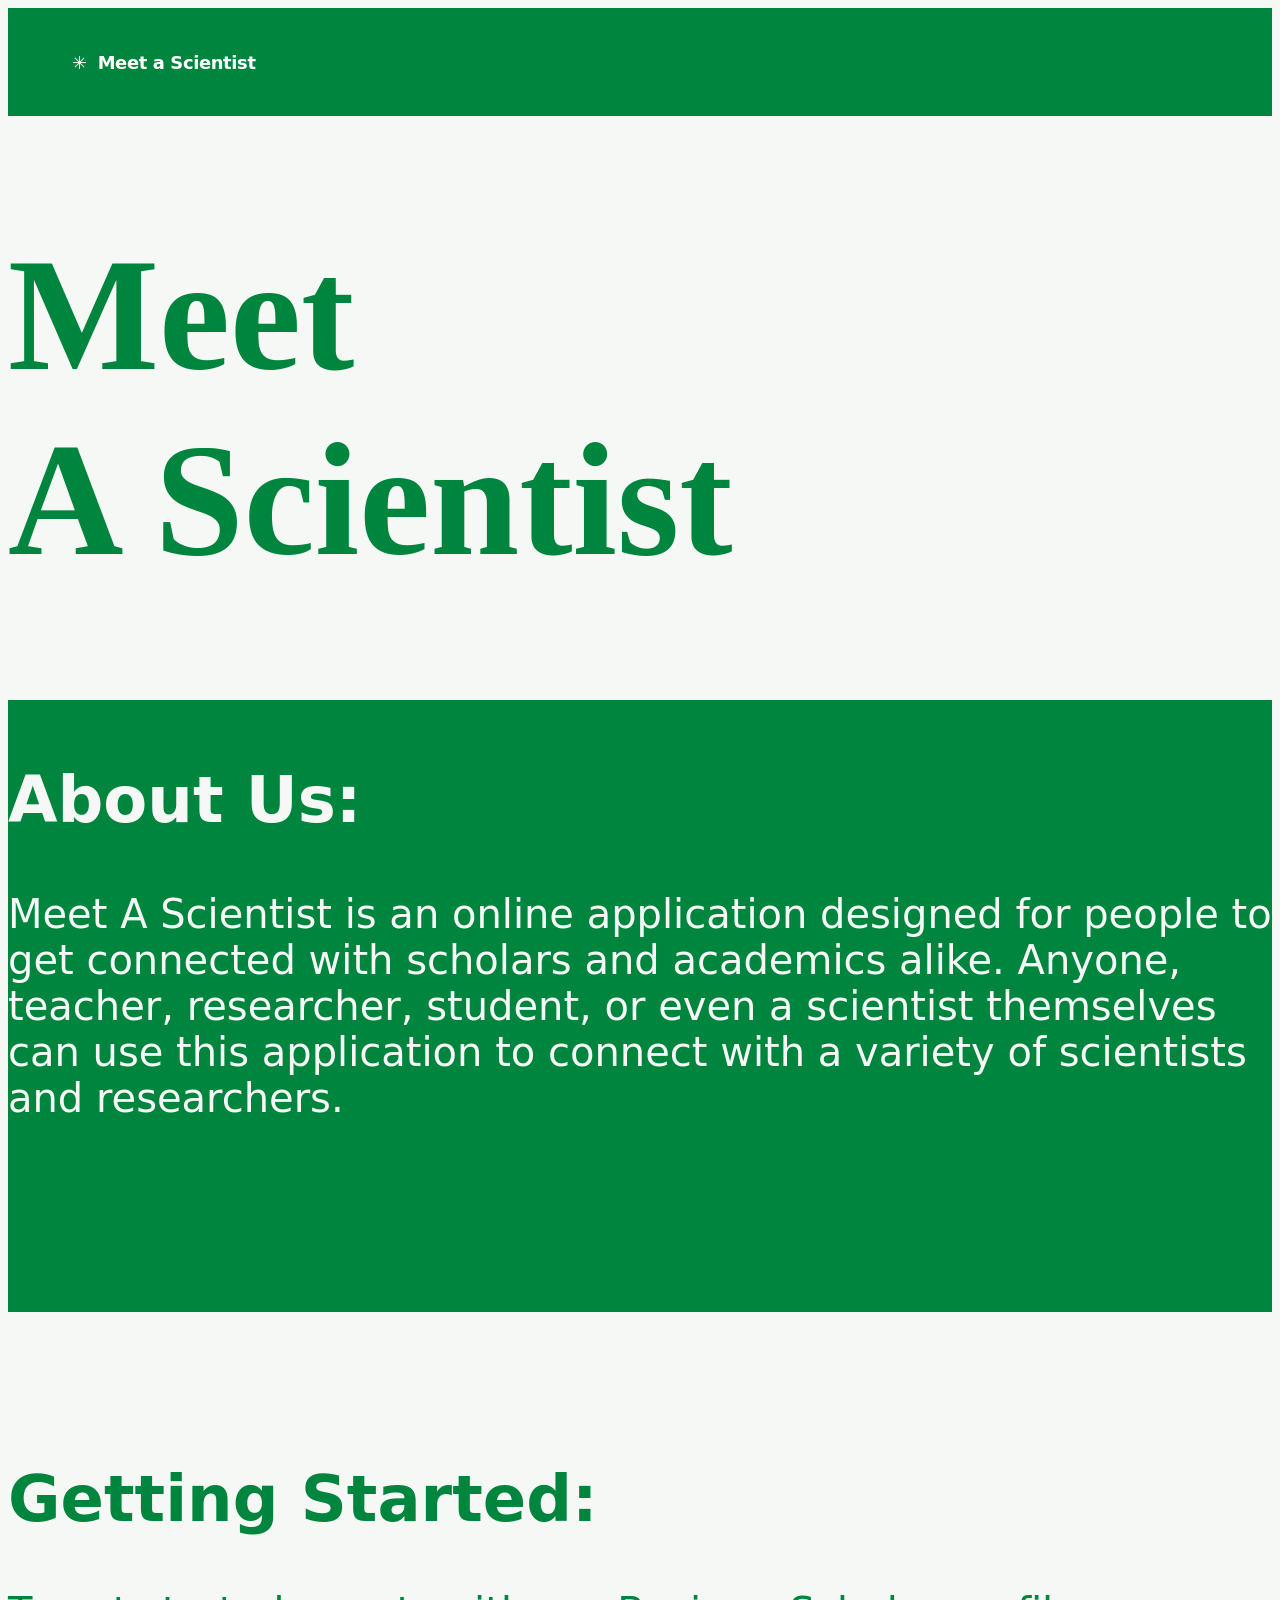
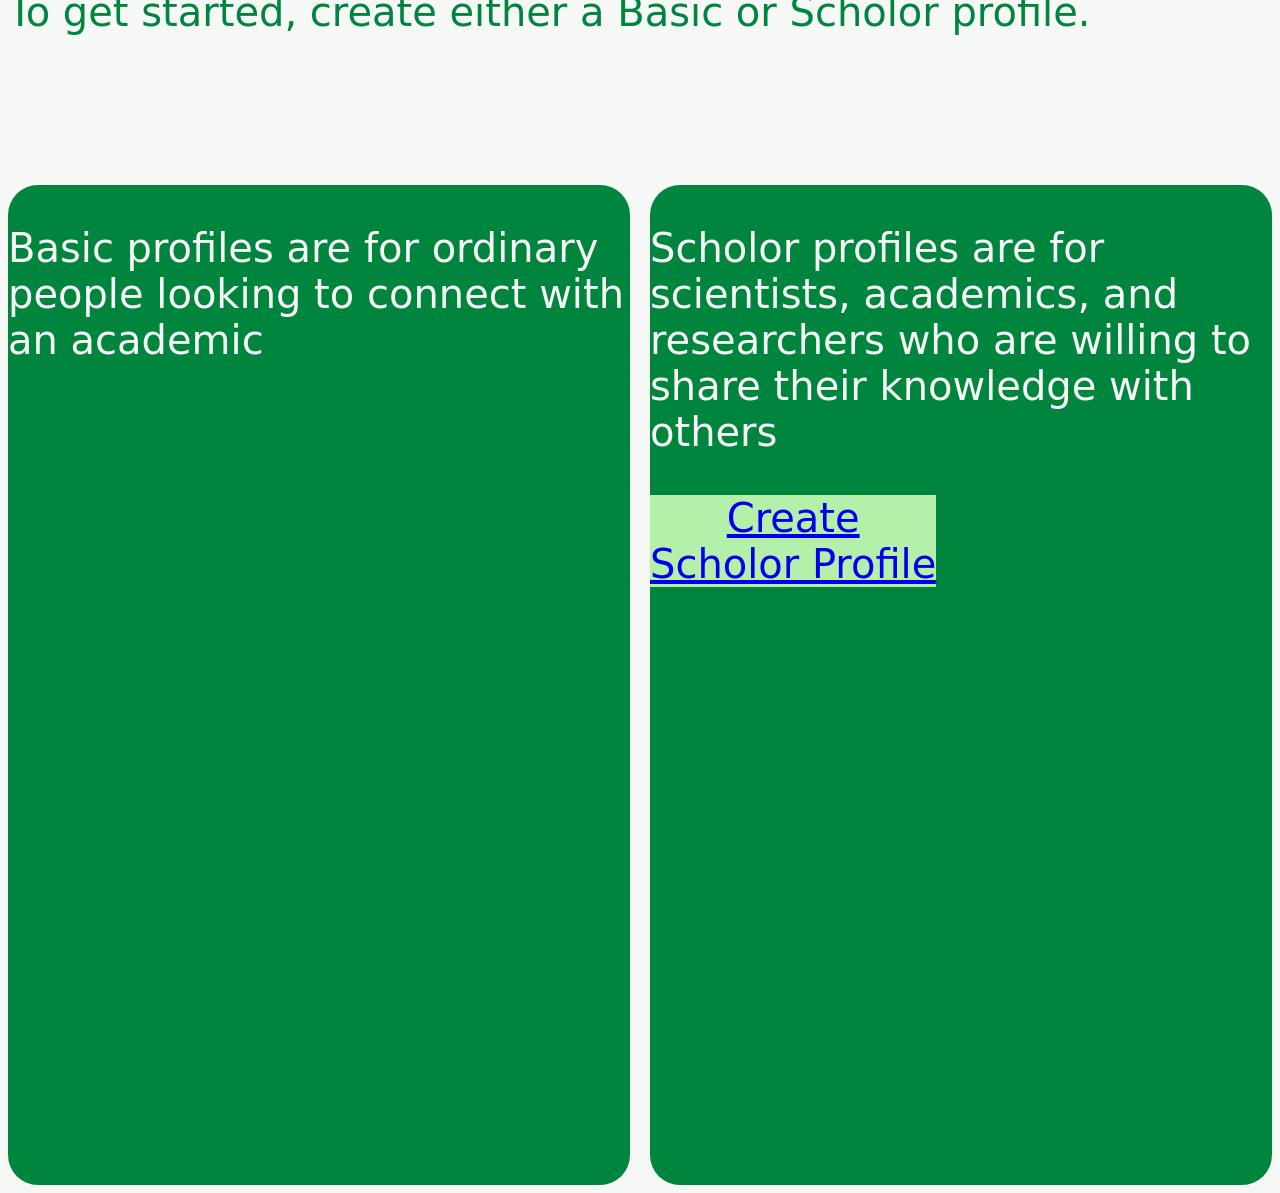
<file: index.html>
<!DOCTYPE html>
<html lang="en">
<head>
    <meta charset="UTF-8">
    <meta name="viewport" content="width=device-width, initial-scale=1.0">
    <title>Meet a Scientist Homepage</title>
    <link rel="stylesheet" href="styles.css">
</head>
<body>
    <header>
        <div class="header-links">
            <a class="brand" href="index.html" aria-label="Meet a Scientist home">
                <span class="brand-mark" aria-hidden="true">✳</span>
                <span>Meet a Scientist</span>
            </a>
        </div>
        <div class="page-title">
            <h1>Meet <br>
                A Scientist</h1>
        </div>
    </header>
    <section class="green-box">
        <div>
            <h2>About Us:</h2>
            <p>Meet A Scientist is an online application designed for people to get connected with scholars and academics alike. Anyone, teacher, researcher, student, or even a scientist themselves can use this application to connect with a variety of scientists and researchers.</p>
        </div>
    </section>
    <section class="white-box">
        <div>
            <h2>Getting Started:</h2>
            <p>To get started, create either a Basic or Scholor profile. </p>
        </div>
        <div class="profile">
    <div class="profile-box">
        <p>Basic profiles are for ordinary people looking to connect with an academic</p>
    </div>
    <div class="profile-box"> 
        <p>Scholor profiles are for scientists, academics, and researchers who are willing to share their knowledge with others</p>
        <div class="create-button">
            <a href="s-create.html">Create <br> Scholor Profile</a>
    </div>
</div>
    </section>
</body>
</html>
</file>
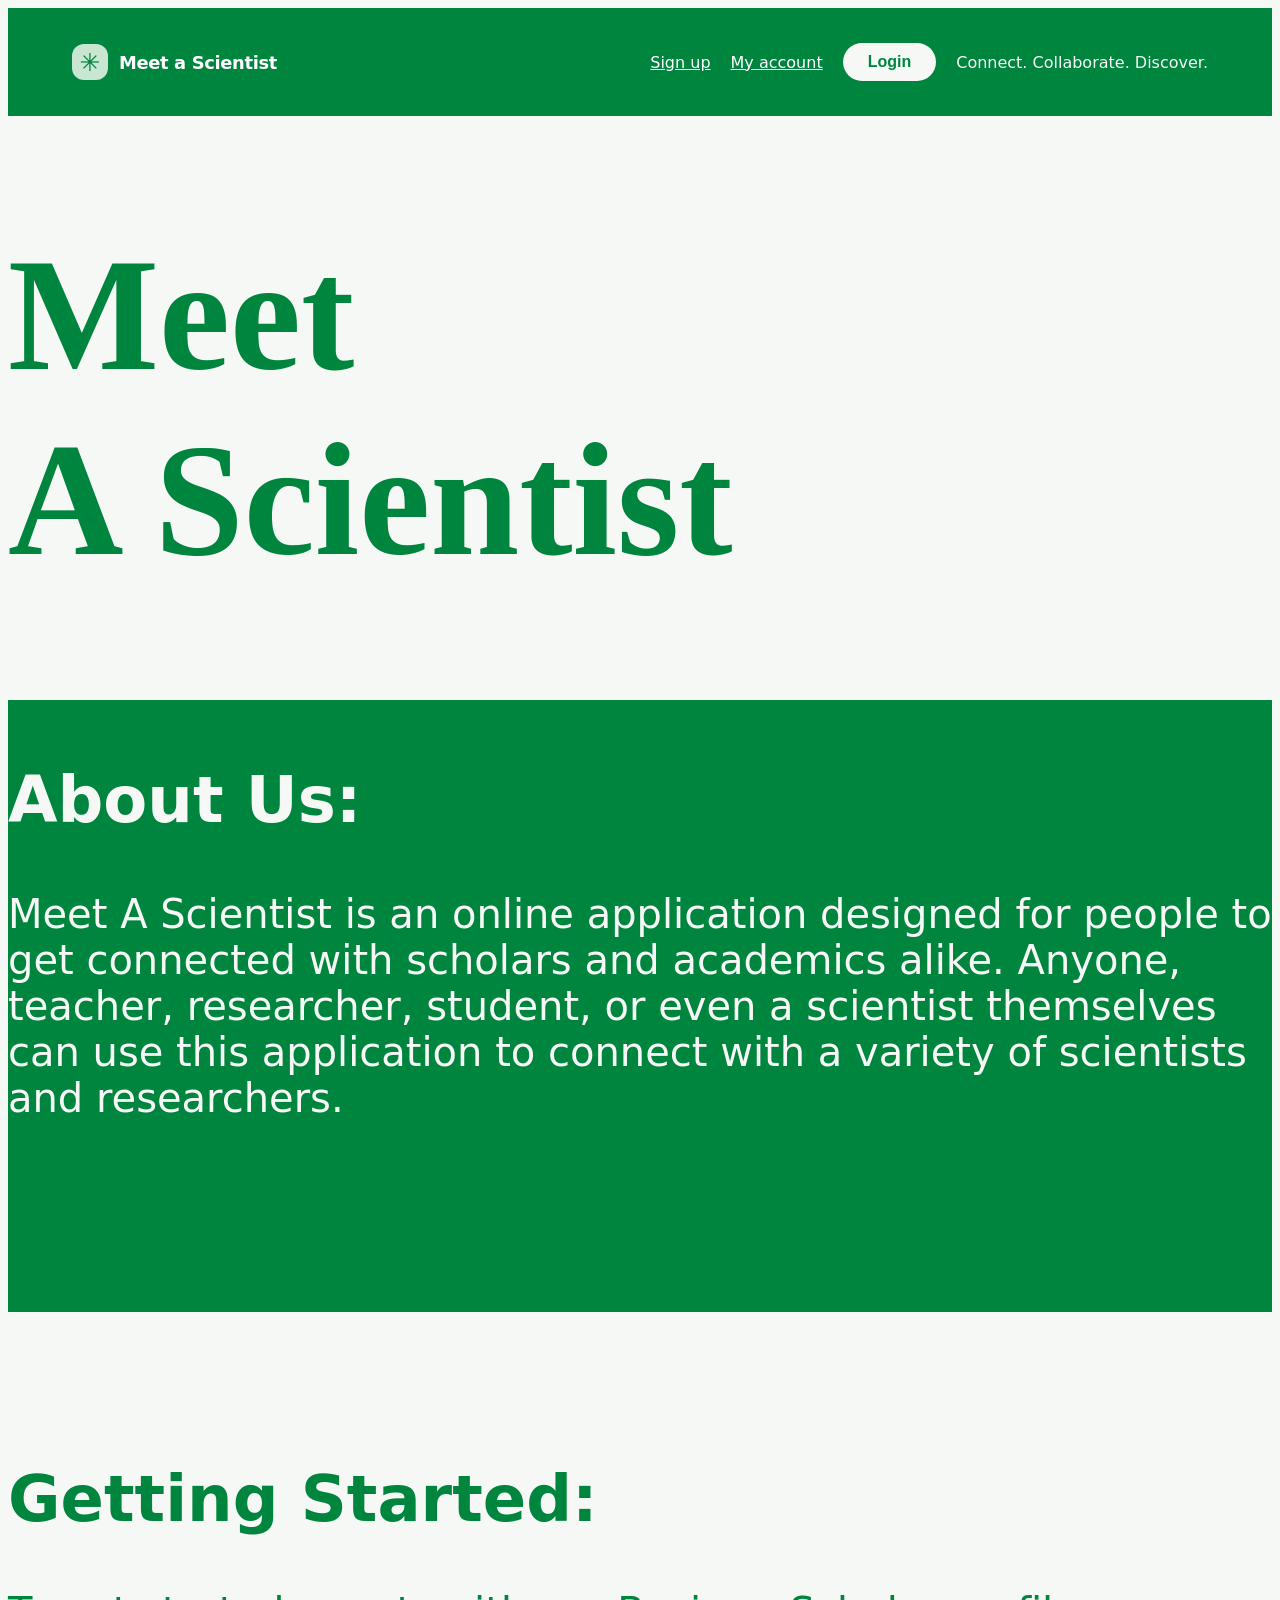
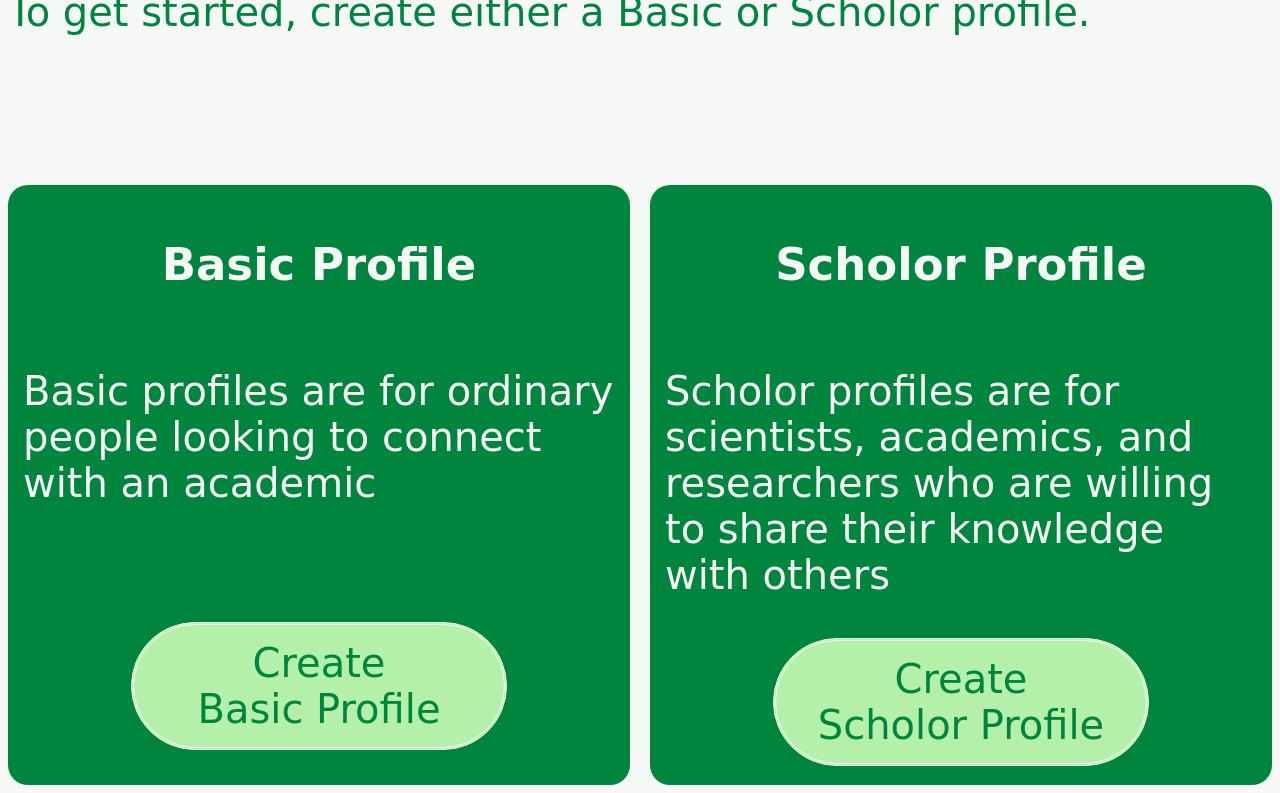
<file: frontend/index.html>
<!DOCTYPE html>
<html lang="en">
<head>
    <meta charset="UTF-8">
    <meta name="viewport" content="width=device-width, initial-scale=1.0">
    <title>Meet a Scientist Homepage</title>
    <link rel="stylesheet" href="styles.css">
</head>
<body>
    <header>
        <div class="header-links">
            <a class="brand" href="index.html" aria-label="Meet a Scientist home">
                <span class="brand-mark" aria-hidden="true">✳</span>
                <span>Meet a Scientist</span>
            </a>
            <div class="header-right"><a href="signup.html" style="color:white">Sign up</a> <a href="account.html" style="color:white">My account</a>
                <button class="login-button" onclick="window.location.href='login.html'">
                    Login
                </button>
                <span class="header-note">Connect. Collaborate. Discover.</span>
            </div>
        </div>
        <div class="page-title">
            <h1>Meet <br>
                A Scientist</h1>
        </div>
    </header>
    <section class="green-box">
        <div>
            <h2>About Us:</h2>
            <p>Meet A Scientist is an online application designed for people to get connected with scholars and academics alike. Anyone, teacher, researcher, student, or even a scientist themselves can use this application to connect with a variety of scientists and researchers.</p>
        </div>
    </section>
    <section class="white-box">
        <div>
            <h2>Getting Started:</h2>
            <p>To get started, create either a Basic or Scholor profile. </p>
        </div>
        <div class="profile">
            <div class="profile-box">
                <h1>Basic Profile</h1>
                <p>Basic profiles are for ordinary people looking to connect with an academic</p>
                <div class="create-button">
                    <button onclick="window.location.href='s-create.html'">
                        Create <br> Basic Profile
                    </button>
                </div>
                    </div>
        <div class="profile-box">
            <h1>Scholor Profile</h1>
            <p>Scholor profiles are for scientists, academics, and researchers who are willing to share their knowledge with others</p>
            <div class="create-button">
                <button onclick="window.location.href='account2.html'">
                    Create <br> Scholor Profile
                </button>
            </div>
        </div>
</div>
</section>
</body>
</html>
</file>
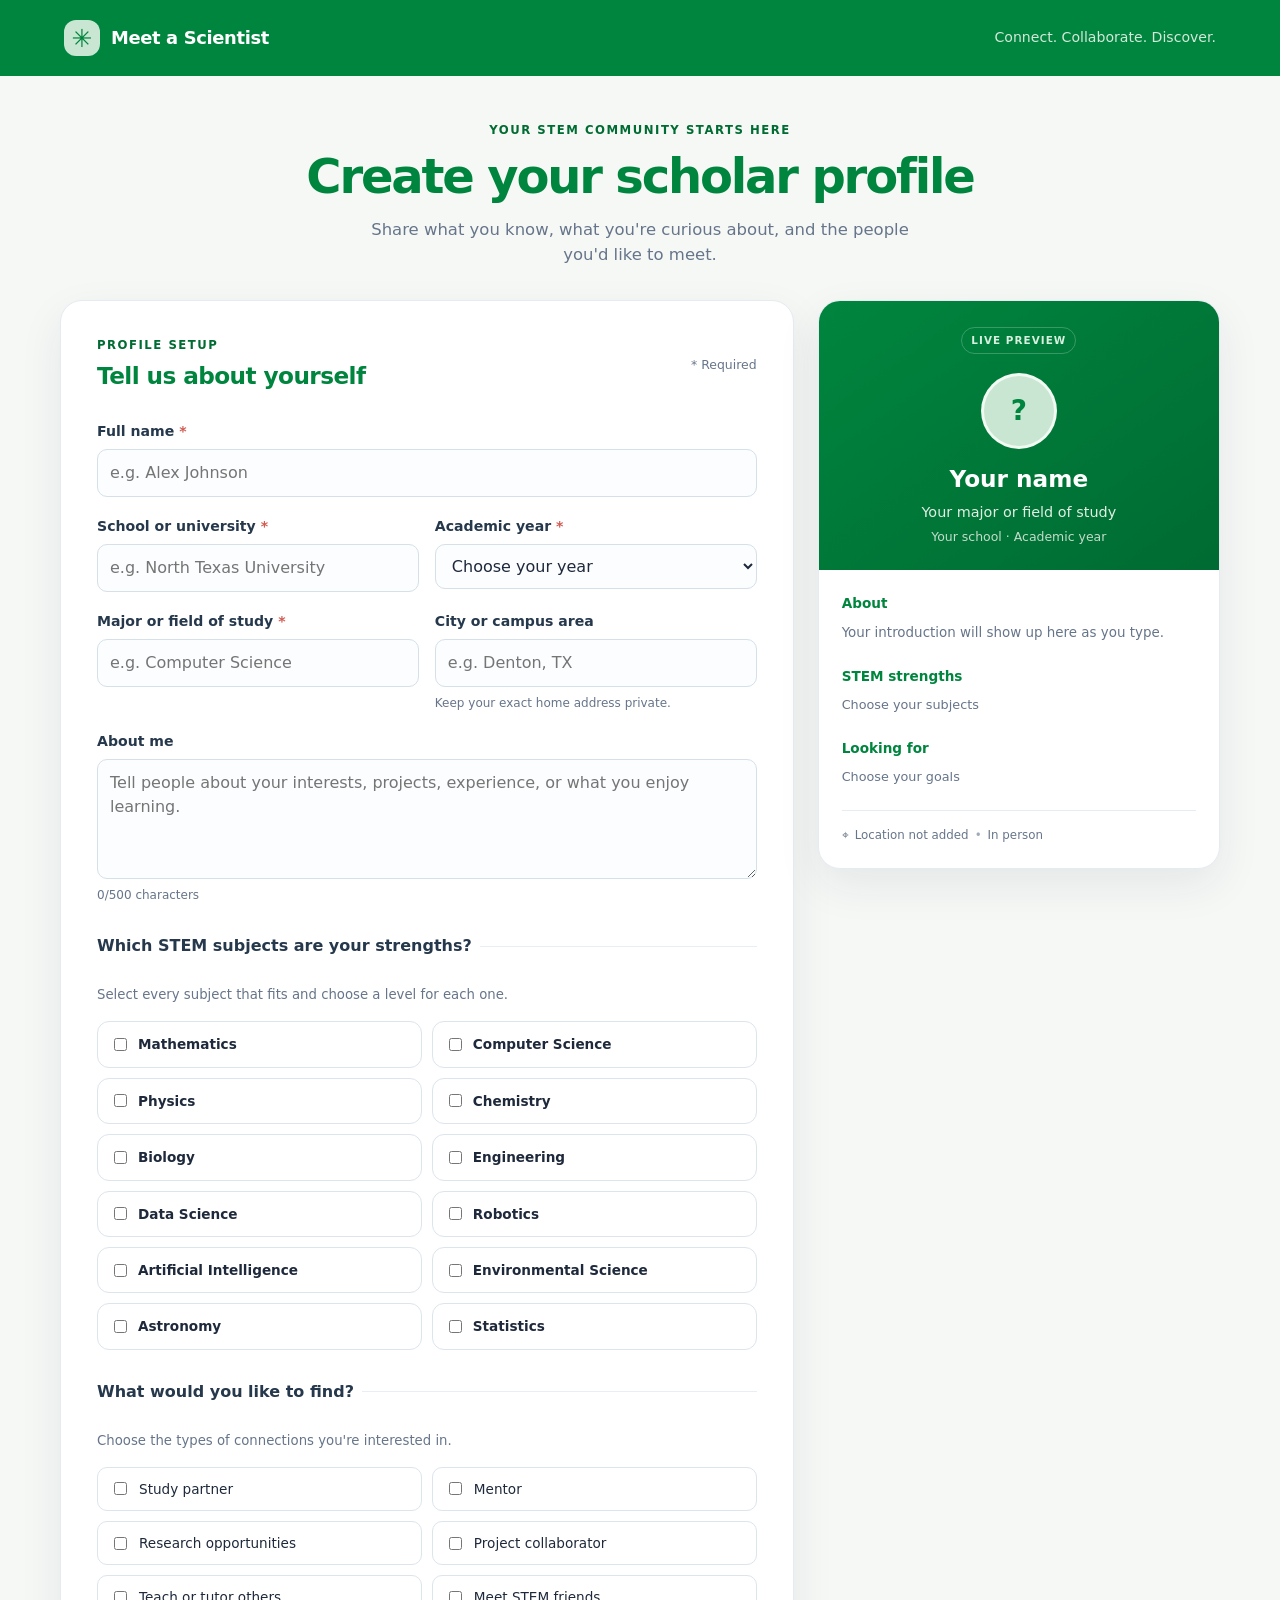
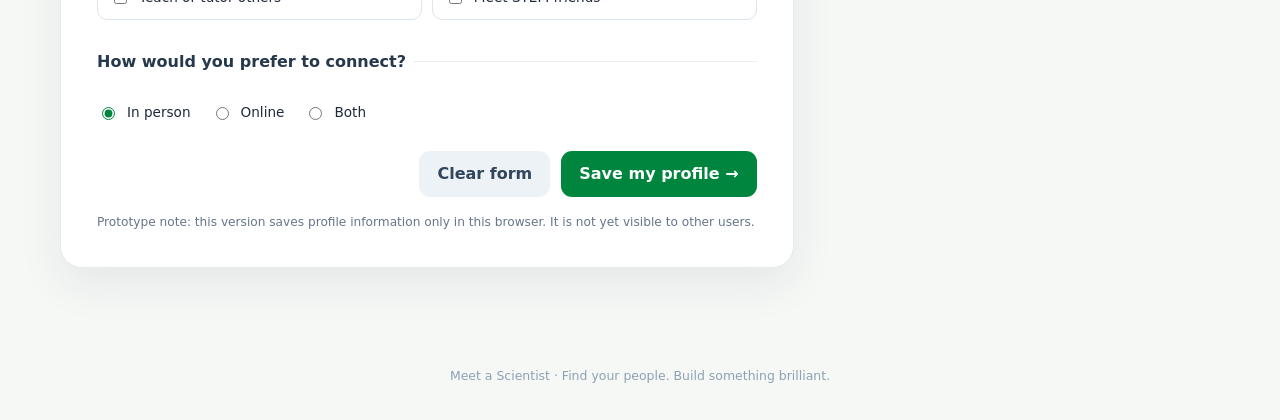
<file: s-create.html>
<!DOCTYPE html>
<html lang="en">
<head>
  <meta charset="UTF-8">
  <meta name="viewport" content="width=device-width, initial-scale=1.0">
  <meta name="description" content="Create your Meet a Scientist scholar profile and connect with STEM-minded people.">
  <title>Create Your Profile | Meet a Scientist</title>
  <link rel="stylesheet" href="s-create.css">
  <script src="s-create.js" defer></script>
</head>
<body>
  <header class="site-header">
    <a class="brand" href="index.html" aria-label="Meet a Scientist home">
      <span class="brand-mark" aria-hidden="true">✳</span>
      <span>Meet a Scientist</span>
    </a>
    <span class="header-note">Connect. Collaborate. Discover.</span>
  </header>

  <main class="page-shell">
    <section class="intro">
      <p class="eyebrow">YOUR STEM COMMUNITY STARTS HERE</p>
      <h1>Create your scholar profile</h1>
      <p>Share what you know, what you're curious about, and the people you'd like to meet.</p>
    </section>

    <div class="content-grid">
      <section class="form-card" aria-labelledby="form-title">
        <div class="section-heading">
          <div>
            <p class="step-label">PROFILE SETUP</p>
            <h2 id="form-title">Tell us about yourself</h2>
          </div>
          <span class="required-note">* Required</span>
        </div>

        <form id="profile-form">
          <div class="form-grid">
            <div class="field full-width">
              <label for="fullName">Full name <span>*</span></label>
              <input id="fullName" name="fullName" type="text" autocomplete="name" placeholder="e.g. Alex Johnson" required maxlength="80">
            </div>

            <div class="field">
              <label for="school">School or university <span>*</span></label>
              <input id="school" name="school" type="text" placeholder="e.g. North Texas University" required maxlength="120">
            </div>

            <div class="field">
              <label for="academicYear">Academic year <span>*</span></label>
              <select id="academicYear" name="academicYear" required>
                <option value="">Choose your year</option>
                <option>High school</option>
                <option>Freshman</option>
                <option>Sophomore</option>
                <option>Junior</option>
                <option>Senior</option>
                <option>Graduate student</option>
                <option>Doctoral student</option>
                <option>Faculty / researcher</option>
                <option>Other</option>
              </select>
            </div>

            <div class="field">
              <label for="major">Major or field of study <span>*</span></label>
              <input id="major" name="major" type="text" placeholder="e.g. Computer Science" required maxlength="100">
            </div>

            <div class="field">
              <label for="location">City or campus area</label>
              <input id="location" name="location" type="text" placeholder="e.g. Denton, TX" maxlength="100">
              <small>Keep your exact home address private.</small>
            </div>

            <div class="field full-width">
              <label for="bio">About me</label>
              <textarea id="bio" name="bio" rows="4" maxlength="500" placeholder="Tell people about your interests, projects, experience, or what you enjoy learning."></textarea>
              <small><span id="bio-count">0</span>/500 characters</small>
            </div>
          </div>

          <fieldset class="choice-section">
            <legend>Which STEM subjects are your strengths?</legend>
            <p class="helper-text">Select every subject that fits and choose a level for each one.</p>
            <div id="subjects-list" class="subjects-grid"></div>
          </fieldset>

          <fieldset class="choice-section">
            <legend>What would you like to find?</legend>
            <p class="helper-text">Choose the types of connections you're interested in.</p>
            <div class="goals-grid">
              <label class="check-option"><input type="checkbox" name="goals" value="Study partner"><span>Study partner</span></label>
              <label class="check-option"><input type="checkbox" name="goals" value="Mentor"><span>Mentor</span></label>
              <label class="check-option"><input type="checkbox" name="goals" value="Research opportunities"><span>Research opportunities</span></label>
              <label class="check-option"><input type="checkbox" name="goals" value="Project collaborator"><span>Project collaborator</span></label>
              <label class="check-option"><input type="checkbox" name="goals" value="Teach or tutor others"><span>Teach or tutor others</span></label>
              <label class="check-option"><input type="checkbox" name="goals" value="STEM friends"><span>Meet STEM friends</span></label>
            </div>
          </fieldset>

          <fieldset class="choice-section">
            <legend>How would you prefer to connect?</legend>
            <div class="radio-row">
              <label class="radio-option"><input type="radio" name="connectionMode" value="In person" checked><span>In person</span></label>
              <label class="radio-option"><input type="radio" name="connectionMode" value="Online"><span>Online</span></label>
              <label class="radio-option"><input type="radio" name="connectionMode" value="Both"><span>Both</span></label>
            </div>
          </fieldset>

          <div id="form-message" class="form-message" role="status" aria-live="polite"></div>
          <div class="form-actions">
            <button class="button button-secondary" type="button" id="reset-button">Clear form</button>
            <button class="button button-primary" type="submit">Save my profile <span aria-hidden="true">→</span></button>
          </div>
          <p class="privacy-note">Prototype note: this version saves profile information only in this browser. It is not yet visible to other users.</p>
        </form>
      </section>

      <aside class="preview-card" aria-labelledby="preview-title">
        <div class="preview-top">
          <span class="preview-badge">LIVE PREVIEW</span>
          <div class="avatar" id="preview-avatar" aria-hidden="true">?</div>
          <h2 id="preview-name">Your name</h2>
          <p id="preview-major" class="preview-major">Your major or field of study</p>
          <p id="preview-school" class="preview-school">Your school · Academic year</p>
        </div>
        <div class="preview-body">
          <div class="preview-block">
            <h3>About</h3>
            <p id="preview-bio" class="muted">Your introduction will show up here as you type.</p>
          </div>
          <div class="preview-block">
            <h3>STEM strengths</h3>
            <div id="preview-subjects" class="tag-list"><span class="empty-tag">Choose your subjects</span></div>
          </div>
          <div class="preview-block">
            <h3>Looking for</h3>
            <div id="preview-goals" class="tag-list"><span class="empty-tag">Choose your goals</span></div>
          </div>
          <div class="preview-footer">
            <span aria-hidden="true">⌖</span>
            <span id="preview-location">Location not added</span>
            <span class="dot">•</span>
            <span id="preview-mode">In person</span>
          </div>
        </div>
        <div id="saved-indicator" class="saved-indicator" hidden>✓ Profile saved in this browser</div>
      </aside>
    </div>
  </main>

  <footer class="site-footer">
    <p>Meet a Scientist · Find your people. Build something brilliant.</p>
  </footer>
</body>
</html>
</file>
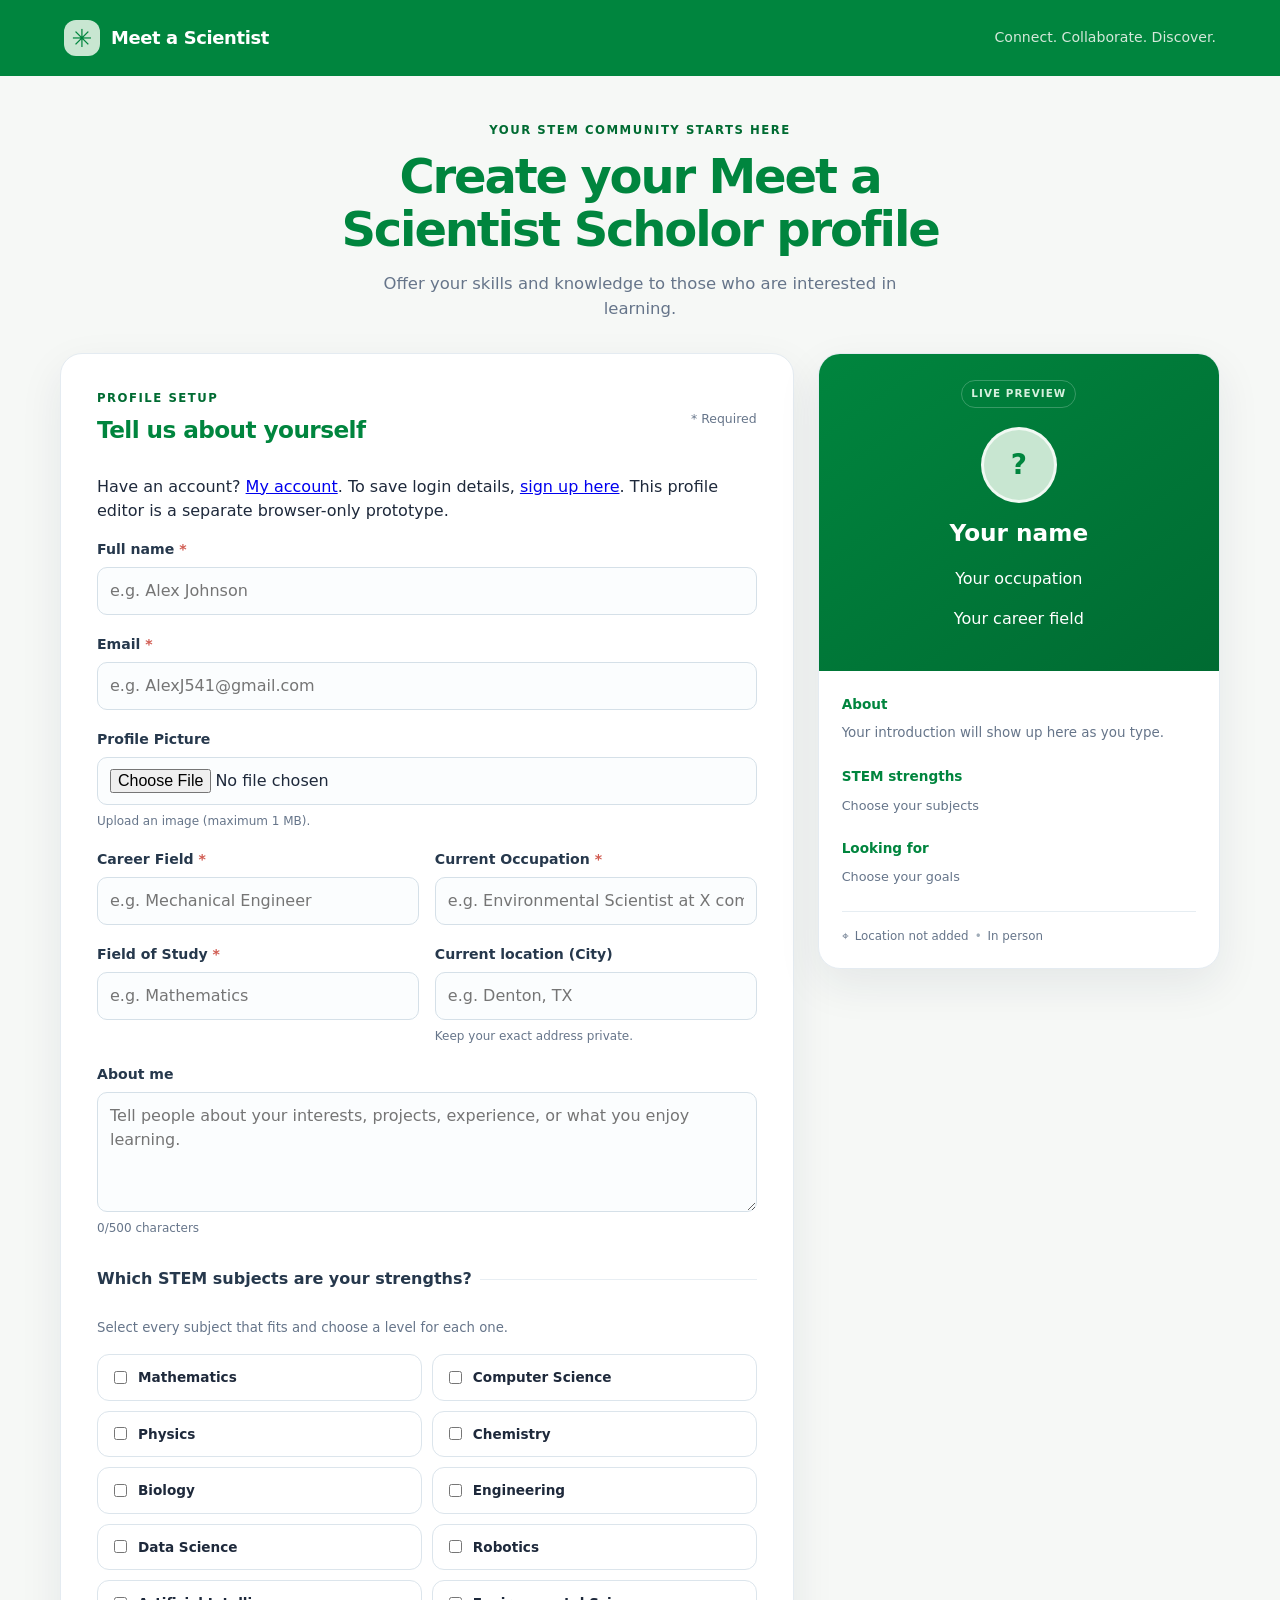
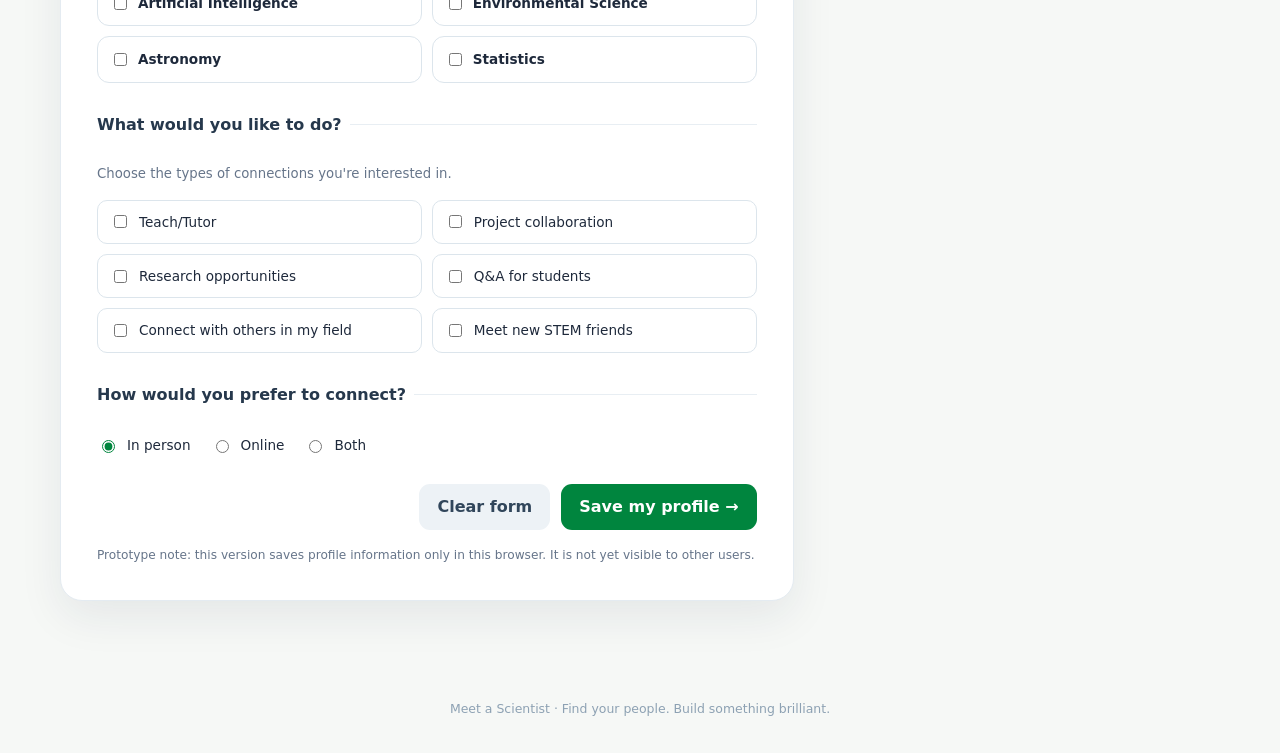
<file: frontend/account2.html>
<!DOCTYPE html>
<html lang="en">
<head>
  <meta charset="UTF-8">
  <meta name="viewport" content="width=device-width, initial-scale=1.0">
  <meta name="description" content="Create your Meet a Scientist scholar profile and connect with STEM-minded people.">
  <title>Create Your Profile | Meet a Scientist</title>
  <link rel="stylesheet" href="s-create.css">
  <script src="account2.js" defer></script>
</head>
<body>
  <header class="site-header">
    <a class="brand" href="index.html" aria-label="Meet a Scientist home">
      <span class="brand-mark" aria-hidden="true">✳</span>
      <span>Meet a Scientist</span>
    </a>
    <span class="header-note">Connect. Collaborate. Discover.</span>
  </header>

  <main class="page-shell">
    <section class="intro">
      <p class="eyebrow">YOUR STEM COMMUNITY STARTS HERE</p>
      <h1>Create your Meet a Scientist Scholor profile</h1>
      <p>Offer your skills and knowledge to those who are interested in learning.</p>
    </section>

    <div class="content-grid">
      <section class="form-card" aria-labelledby="form-title">
        <div class="section-heading">
          <div>
            <p class="step-label">PROFILE SETUP</p>
            <h2 id="form-title">Tell us about yourself</h2>
          </div>
          <span class="required-note">* Required</span>
        </div>

        <p>Have an account? <a href="account.html">My account</a>. To save login details, <a href="signup.html">sign up here</a>. This profile editor is a separate browser-only prototype.</p><form id="profile-form">
          <div class="form-grid">
            <div class="field full-width">
              <label for="fullName">Full name <span>*</span></label>
              <input id="fullName" name="fullName" type="text" autocomplete="name" placeholder="e.g. Alex Johnson" required maxlength="80">
            </div>

            <div class="field full-width">
              <label for="email">Email <span>*</span></label>
              <input id="email" name="email" type="text" autocomplete="name" placeholder="e.g. AlexJ541@gmail.com" required maxlength="80">
            </div>



            <div class="field full-width">
                <label for="profile-picture">Profile Picture</label>
                <input
                    id="profile-picture"
                    name="profilePicture"
                    type="file"
                    accept="image/*"
                >
                <small>Upload an image (maximum 1 MB).</small>
                </div>

            <div class="field">
              <label for="career-field">Career Field <span>*</span></label>
              <input id="career-field" name="career-field" type="text" placeholder="e.g. Mechanical Engineer" required maxlength="120">
            </div>

            <div class="field">
              <label for="occupation">Current Occupation <span>*</span></label>
              <input id="occupation" name="occupation" type="text" placeholder="e.g. Environmental Scientist at X company" required maxlength="120">
            </div>

            <div class="field">
              <label for="study-field">Field of Study <span>*</span></label>
              <input id="study-field" name="study-field" type="text" placeholder="e.g. Mathematics" required maxlength="100">
            </div>

            <div class="field">
              <label for="location">Current location (City)</label>
              <input id="location" name="location" type="text" placeholder="e.g. Denton, TX" maxlength="100">
              <small>Keep your exact address private.</small>
            </div>

            <div class="field full-width">
              <label for="bio">About me</label>
              <textarea id="bio" name="bio" rows="4" maxlength="500" placeholder="Tell people about your interests, projects, experience, or what you enjoy learning."></textarea>
              <small><span id="bio-count">0</span>/500 characters</small>
            </div>
          </div>

          <fieldset class="choice-section">
            <legend>Which STEM subjects are your strengths?</legend>
            <p class="helper-text">Select every subject that fits and choose a level for each one.</p>
            <div id="subjects-list" class="subjects-grid"></div>
          </fieldset>

          <fieldset class="choice-section">
            <legend>What would you like to do?</legend>
            <p class="helper-text">Choose the types of connections you're interested in.</p>
            <div class="goals-grid">
              <label class="check-option"><input type="checkbox" name="goals" value="Teach/Tutor"><span>Teach/Tutor</span></label>
              <label class="check-option"><input type="checkbox" name="goals" value="Project collaboration"><span>Project collaboration</span></label>
              <label class="check-option"><input type="checkbox" name="goals" value="Research opportunities"><span>Research opportunities</span></label>
              <label class="check-option"><input type="checkbox" name="goals" value="Q&A for students"><span>Q&A for students</span></label>
              <label class="check-option"><input type="checkbox" name="goals" value="Connect with others"><span>Connect with others in my field</span></label>
              <label class="check-option"><input type="checkbox" name="goals" value="STEM friends"><span>Meet new STEM friends</span></label>
            </div>
          </fieldset>

          <fieldset class="choice-section">
            <legend>How would you prefer to connect?</legend>
            <div class="radio-row">
              <label class="radio-option"><input type="radio" name="connectionMode" value="In person" checked><span>In person</span></label>
              <label class="radio-option"><input type="radio" name="connectionMode" value="Online"><span>Online</span></label>
              <label class="radio-option"><input type="radio" name="connectionMode" value="Both"><span>Both</span></label>
            </div>
          </fieldset>

          <div id="form-message" class="form-message" role="status" aria-live="polite"></div>
          <div class="form-actions">
            <button class="button button-secondary" type="button" id="reset-button">Clear form</button>
            <button class="button button-primary" type="submit">Save my profile <span aria-hidden="true">→</span></button>
          </div>
          <p class="privacy-note">Prototype note: this version saves profile information only in this browser. It is not yet visible to other users.</p>
        </form>
      </section>

      <aside class="preview-card" aria-labelledby="preview-title">
        <div class="preview-top">
          <span class="preview-badge">LIVE PREVIEW</span>
          <div class="avatar" id="preview-avatar" aria-hidden="true">?</div>
          <h2 id="preview-name">Your name</h2>
          <p id="preview-career-field" class="preview-career-field">Your career field</p>
          <p id="preview-study-field" class="preview-study-field">Your field of study</p>
        </div>
        <div class="preview-body">
          <div class="preview-block">
            <h3>About</h3>
            <p id="preview-bio" class="muted">Your introduction will show up here as you type.</p>
          </div>
          <div class="preview-block">
            <h3>STEM strengths</h3>
            <div id="preview-subjects" class="tag-list"><span class="empty-tag">Choose your subjects</span></div>
          </div>
          <div class="preview-block">
            <h3>Looking for</h3>
            <div id="preview-goals" class="tag-list"><span class="empty-tag">Choose your goals</span></div>
          </div>
          <div class="preview-footer">
            <span aria-hidden="true">⌖</span>
            <span id="preview-location">Location not added</span>
            <span class="dot">•</span>
            <span id="preview-mode">In person</span>
          </div>
        </div>
        <div id="saved-indicator" class="saved-indicator" hidden>✓ Profile saved in this browser</div>
      </aside>
    </div>
  </main>

  <footer class="site-footer">
    <p>Meet a Scientist · Find your people. Build something brilliant.</p>
  </footer>
</body>
</html>
</file>
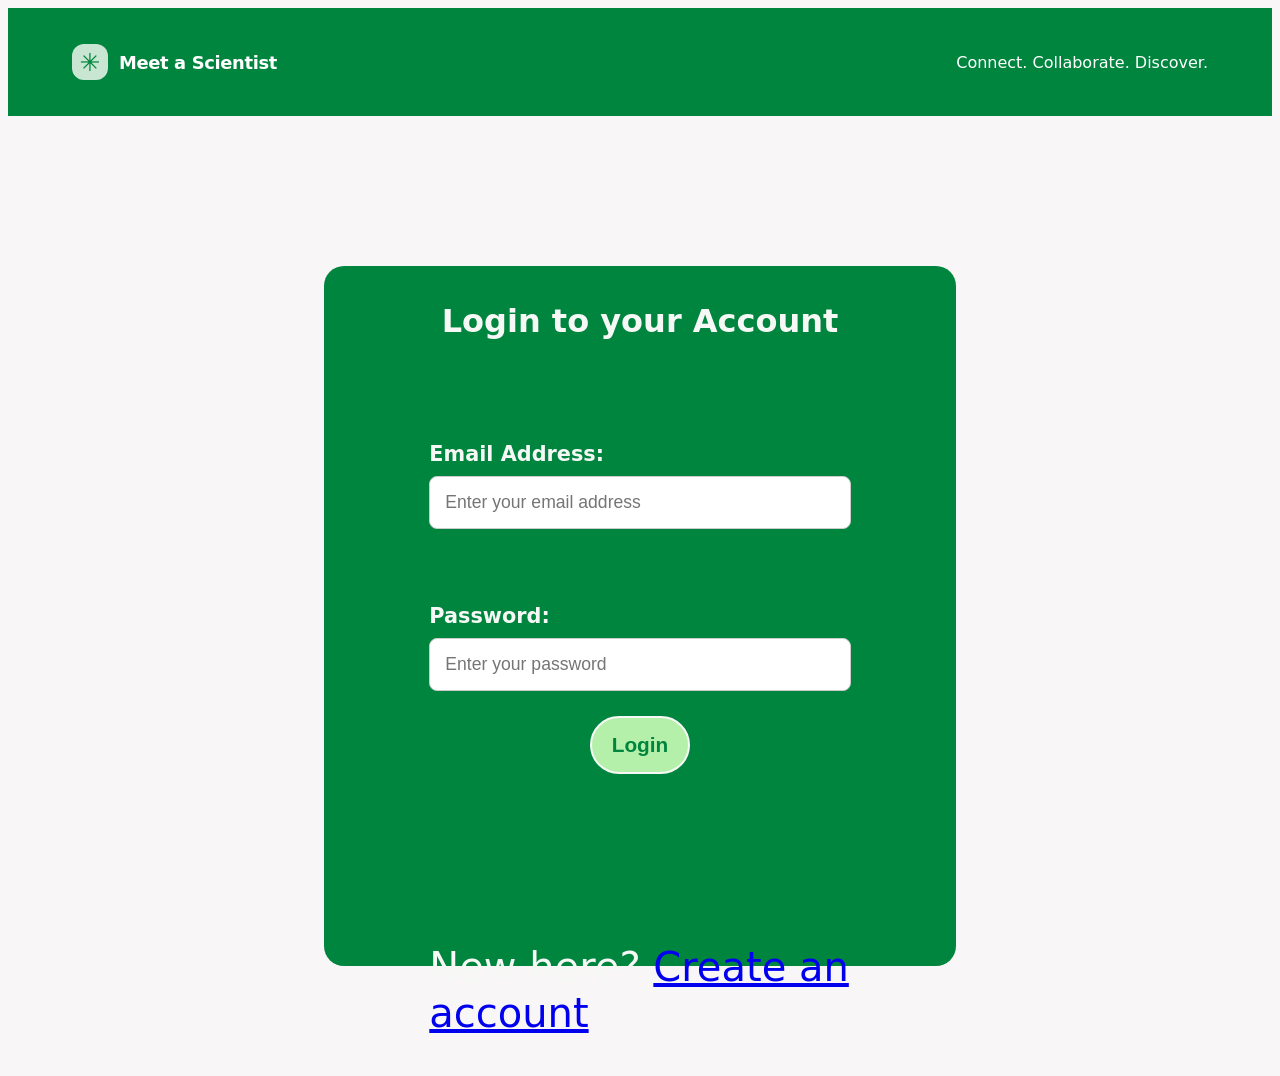
<file: frontend/login.html>
<!DOCTYPE html>
<html lang="en">
<head>
    <meta charset="UTF-8">
    <meta name="viewport" content="width=device-width, initial-scale=1.0">
    <title>Login Page</title>
    <link rel="stylesheet" href="login.css">
    <script src="auth.js" defer></script>
</head>
<body>
    <header class="site-header">
    <a class="brand" href="index.html" aria-label="Meet a Scientist home">
      <span class="brand-mark" aria-hidden="true">✳</span>
      <span>Meet a Scientist</span>
    </a>
    <span class="header-note">Connect. Collaborate. Discover.</span>
  </header>

  <div class="sorting">
    <div class="login-box">
        <h1>Login to your Account</h1>
            <form id="login-form" data-action="login">
                <div class="form-group">
                    <label for="email">Email Address:</label>
                    <input
                        type="email"
                        id="email"
                        name="email"
                        placeholder="Enter your email address"
                        required
                    >
                </div>

                <div class="form-group">
                    <label for="password">Password:</label>
                    <input
                        type="password"
                        id="password"
                        name="password"
                        placeholder="Enter your password"
                        required
                    >
                </div>

                <button type="submit">Login</button>
            <p id="message" role="status" aria-live="polite"></p><p>New here? <a href="signup.html">Create an account</a></p></form>
    </div>
  </div>

</body>
</html>
</file>
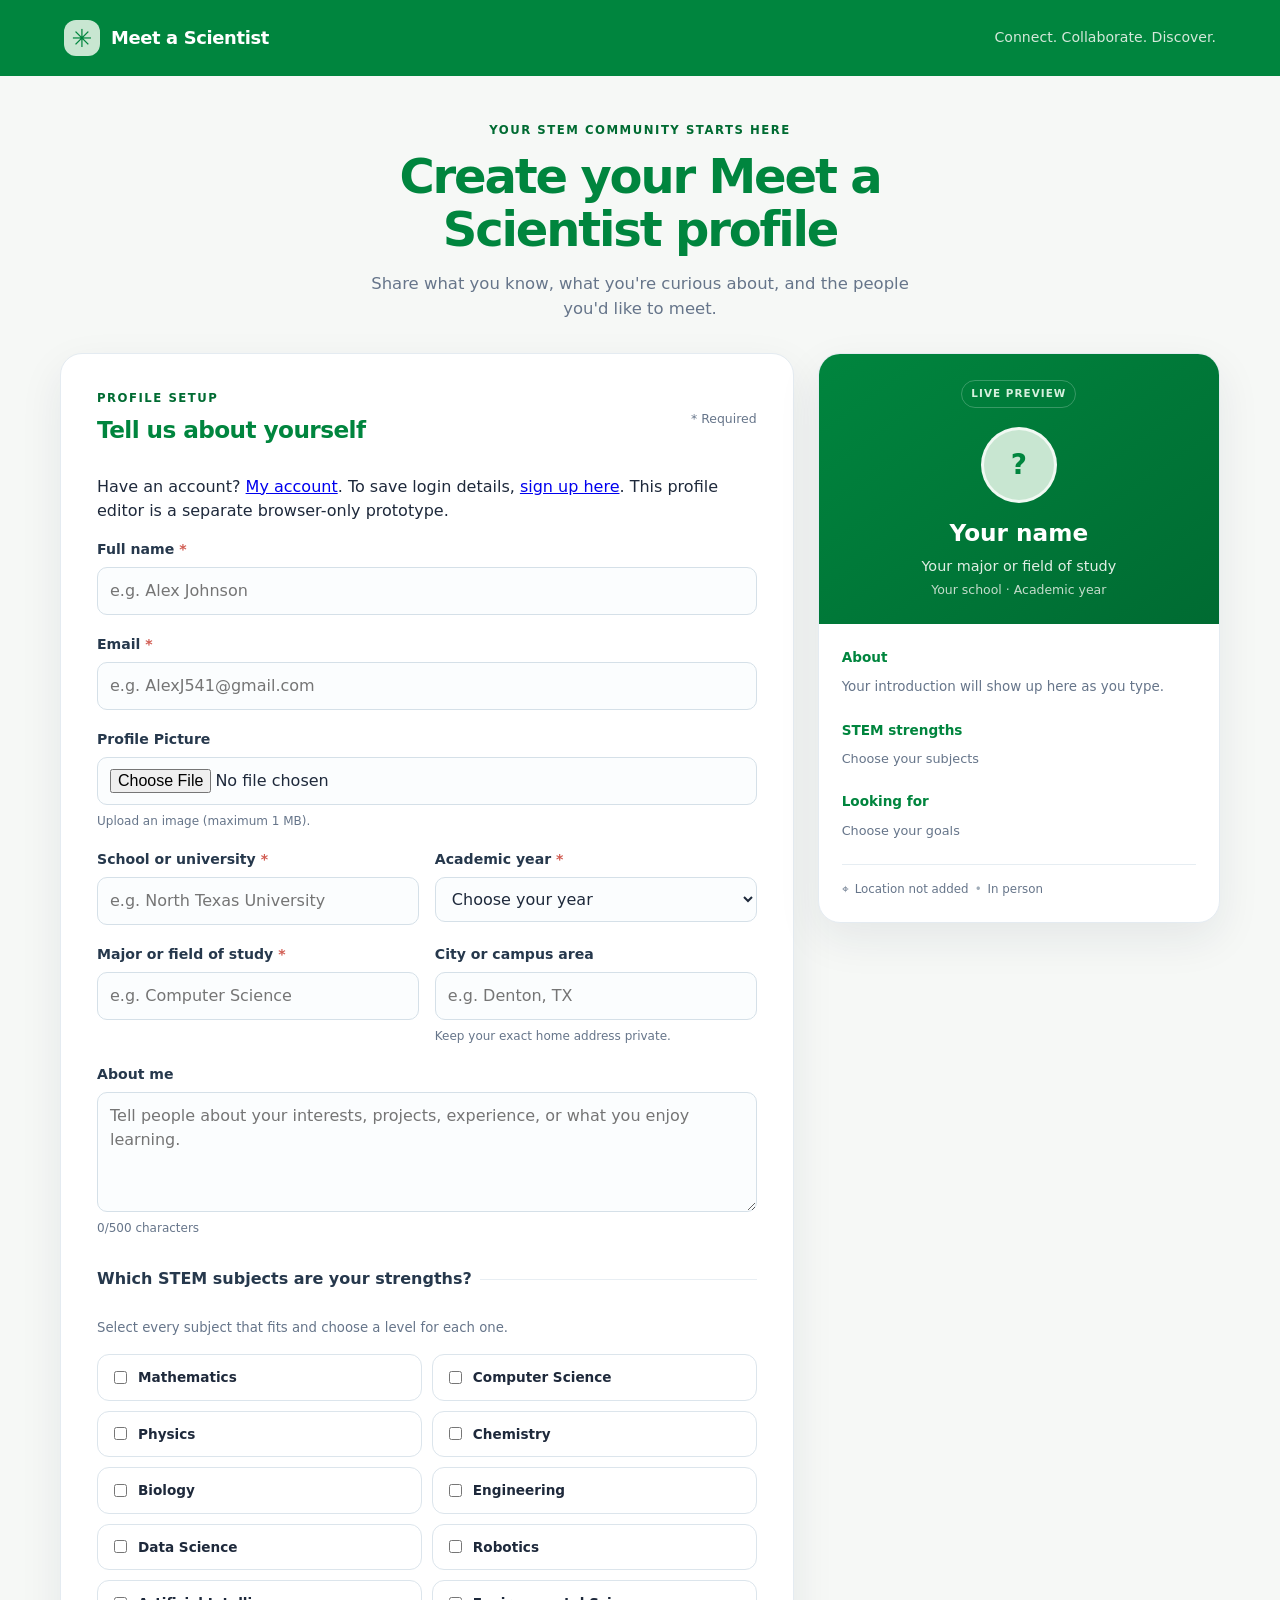
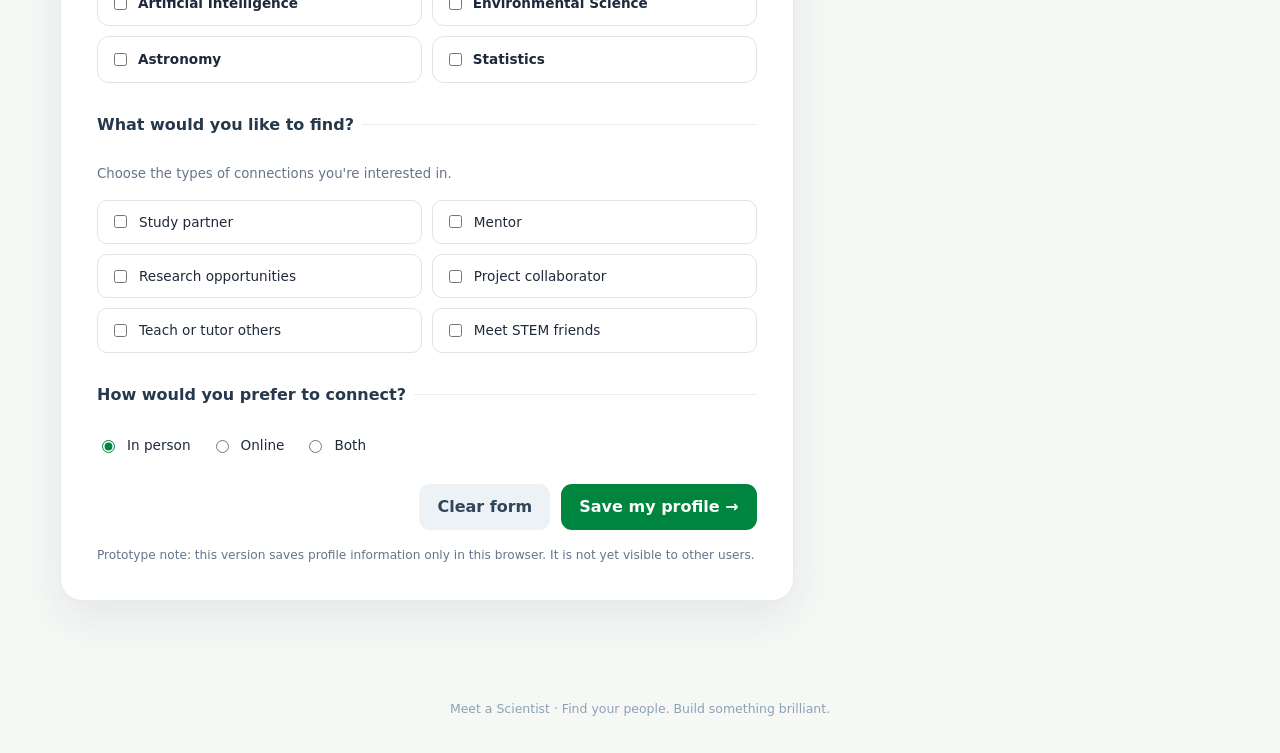
<file: frontend/s-create.html>
<!DOCTYPE html>
<html lang="en">
<head>
  <meta charset="UTF-8">
  <meta name="viewport" content="width=device-width, initial-scale=1.0">
  <meta name="description" content="Create your Meet a Scientist scholar profile and connect with STEM-minded people.">
  <title>Create Your Profile | Meet a Scientist</title>
  <link rel="stylesheet" href="s-create.css">
  <script src="s-create.js" defer></script>
</head>
<body>
  <header class="site-header">
    <a class="brand" href="index.html" aria-label="Meet a Scientist home">
      <span class="brand-mark" aria-hidden="true">✳</span>
      <span>Meet a Scientist</span>
    </a>
    <span class="header-note">Connect. Collaborate. Discover.</span>
  </header>

  <main class="page-shell">
    <section class="intro">
      <p class="eyebrow">YOUR STEM COMMUNITY STARTS HERE</p>
      <h1>Create your Meet a Scientist profile</h1>
      <p>Share what you know, what you're curious about, and the people you'd like to meet.</p>
    </section>

    <div class="content-grid">
      <section class="form-card" aria-labelledby="form-title">
        <div class="section-heading">
          <div>
            <p class="step-label">PROFILE SETUP</p>
            <h2 id="form-title">Tell us about yourself</h2>
          </div>
          <span class="required-note">* Required</span>
        </div>

        <p>Have an account? <a href="account.html">My account</a>. To save login details, <a href="signup.html">sign up here</a>. This profile editor is a separate browser-only prototype.</p><form id="profile-form">
          <div class="form-grid">
            <div class="field full-width">
              <label for="fullName">Full name <span>*</span></label>
              <input id="fullName" name="fullName" type="text" autocomplete="name" placeholder="e.g. Alex Johnson" required maxlength="80">
            </div>

            <div class="field full-width">
              <label for="email">Email <span>*</span></label>
              <input id="email" name="email" type="text" autocomplete="name" placeholder="e.g. AlexJ541@gmail.com" required maxlength="80">
            </div>



            <div class="field full-width">
                <label for="profile-picture">Profile Picture</label>
                <input
                    id="profile-picture"
                    name="profilePicture"
                    type="file"
                    accept="image/*"
                >
                <small>Upload an image (maximum 1 MB).</small>
                </div>

            <div class="field">
              <label for="school">School or university <span>*</span></label>
              <input id="school" name="school" type="text" placeholder="e.g. North Texas University" required maxlength="120">
            </div>

            <div class="field">
              <label for="academicYear">Academic year <span>*</span></label>
              <select id="academicYear" name="academicYear" required>
                <option value="">Choose your year</option>
                <option>High school</option>
                <option>Freshman</option>
                <option>Sophomore</option>
                <option>Junior</option>
                <option>Senior</option>
                <option>Graduate student</option>
                <option>Doctoral student</option>
                <option>Faculty / researcher</option>
                <option>Other</option>
              </select>
            </div>

            <div class="field">
              <label for="major">Major or field of study <span>*</span></label>
              <input id="major" name="major" type="text" placeholder="e.g. Computer Science" required maxlength="100">
            </div>

            <div class="field">
              <label for="location">City or campus area</label>
              <input id="location" name="location" type="text" placeholder="e.g. Denton, TX" maxlength="100">
              <small>Keep your exact home address private.</small>
            </div>

            <div class="field full-width">
              <label for="bio">About me</label>
              <textarea id="bio" name="bio" rows="4" maxlength="500" placeholder="Tell people about your interests, projects, experience, or what you enjoy learning."></textarea>
              <small><span id="bio-count">0</span>/500 characters</small>
            </div>
          </div>

          <fieldset class="choice-section">
            <legend>Which STEM subjects are your strengths?</legend>
            <p class="helper-text">Select every subject that fits and choose a level for each one.</p>
            <div id="subjects-list" class="subjects-grid"></div>
          </fieldset>

          <fieldset class="choice-section">
            <legend>What would you like to find?</legend>
            <p class="helper-text">Choose the types of connections you're interested in.</p>
            <div class="goals-grid">
              <label class="check-option"><input type="checkbox" name="goals" value="Study partner"><span>Study partner</span></label>
              <label class="check-option"><input type="checkbox" name="goals" value="Mentor"><span>Mentor</span></label>
              <label class="check-option"><input type="checkbox" name="goals" value="Research opportunities"><span>Research opportunities</span></label>
              <label class="check-option"><input type="checkbox" name="goals" value="Project collaborator"><span>Project collaborator</span></label>
              <label class="check-option"><input type="checkbox" name="goals" value="Teach or tutor others"><span>Teach or tutor others</span></label>
              <label class="check-option"><input type="checkbox" name="goals" value="STEM friends"><span>Meet STEM friends</span></label>
            </div>
          </fieldset>

          <fieldset class="choice-section">
            <legend>How would you prefer to connect?</legend>
            <div class="radio-row">
              <label class="radio-option"><input type="radio" name="connectionMode" value="In person" checked><span>In person</span></label>
              <label class="radio-option"><input type="radio" name="connectionMode" value="Online"><span>Online</span></label>
              <label class="radio-option"><input type="radio" name="connectionMode" value="Both"><span>Both</span></label>
            </div>
          </fieldset>

          <div id="form-message" class="form-message" role="status" aria-live="polite"></div>
          <div class="form-actions">
            <button class="button button-secondary" type="button" id="reset-button">Clear form</button>
            <button class="button button-primary" type="submit">Save my profile <span aria-hidden="true">→</span></button>
          </div>
          <p class="privacy-note">Prototype note: this version saves profile information only in this browser. It is not yet visible to other users.</p>
        </form>
      </section>

      <aside class="preview-card" aria-labelledby="preview-title">
        <div class="preview-top">
          <span class="preview-badge">LIVE PREVIEW</span>
          <div class="avatar" id="preview-avatar" aria-hidden="true">?</div>
          <h2 id="preview-name">Your name</h2>
          <p id="preview-major" class="preview-major">Your major or field of study</p>
          <p id="preview-school" class="preview-school">Your school · Academic year</p>
        </div>
        <div class="preview-body">
          <div class="preview-block">
            <h3>About</h3>
            <p id="preview-bio" class="muted">Your introduction will show up here as you type.</p>
          </div>
          <div class="preview-block">
            <h3>STEM strengths</h3>
            <div id="preview-subjects" class="tag-list"><span class="empty-tag">Choose your subjects</span></div>
          </div>
          <div class="preview-block">
            <h3>Looking for</h3>
            <div id="preview-goals" class="tag-list"><span class="empty-tag">Choose your goals</span></div>
          </div>
          <div class="preview-footer">
            <span aria-hidden="true">⌖</span>
            <span id="preview-location">Location not added</span>
            <span class="dot">•</span>
            <span id="preview-mode">In person</span>
          </div>
        </div>
        <div id="saved-indicator" class="saved-indicator" hidden>✓ Profile saved in this browser</div>
      </aside>
    </div>
  </main>

  <footer class="site-footer">
    <p>Meet a Scientist · Find your people. Build something brilliant.</p>
  </footer>
</body>
</html>
</file>
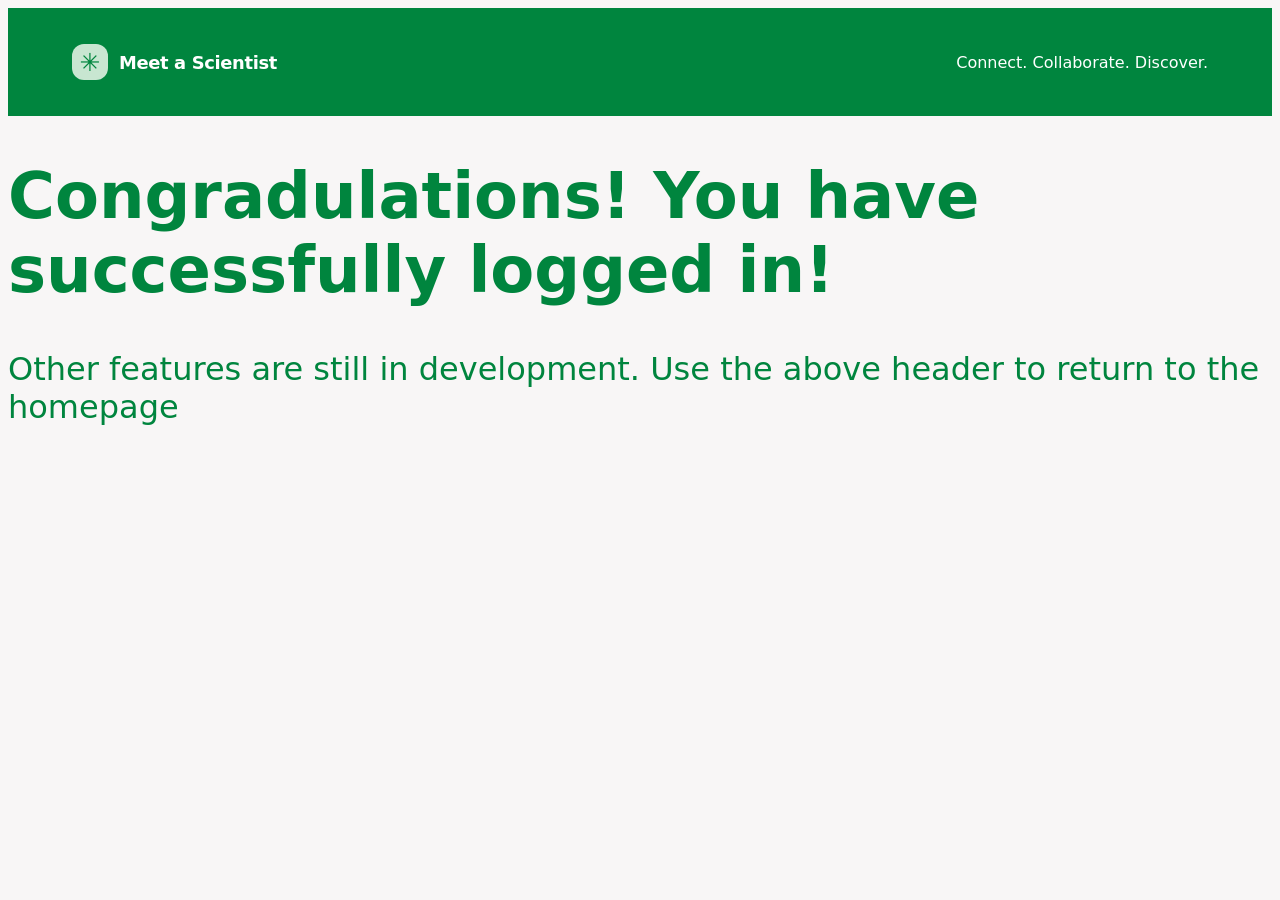
<file: frontend/temp-success.html>
<!DOCTYPE html>
<html lang="en">
<head>
    <meta charset="UTF-8">
    <meta name="viewport" content="width=device-width, initial-scale=1.0">
    <title>Temporary page for development</title>
    <link rel="stylesheet" href="temp-sucess.css">
</head>
<body>
    <header class="site-header">
    <a class="brand" href="index.html" aria-label="Meet a Scientist home">
      <span class="brand-mark" aria-hidden="true">✳</span>
      <span>Meet a Scientist</span>
    </a>
    <span class="header-note">Connect. Collaborate. Discover.</span>
  </header>
  <div class="success-text">
    <h1>Congradulations! You have successfully logged in!</h1>
    <p>Other features are still in development. Use the above header to return to the homepage</p>
  </div>
</body>
</html>
</file>
<file: styles.css>
body{
    background:#F6F8F6;
    font-family: Inter, ui-sans-serif, system-ui, -apple-system, BlinkMacSystemFont, "Segoe UI", sans-serif;
    font-weight: 520;
}
h2{
    font-size: 400%;
}
p{
    font-size: 250%;
}

.header-links{
    background:#00853E;
    min-height: 76px;
    display: flex;
    align-items: center;
    justify-content: space-between;
    gap: 20px;
    padding: 16px max(5vw, 22px);
    color: #F6F8F6;
}
.page-title{
    color:#00853E;
    background:#F6F8F6;
    font-size: 500%;
    font-family: cursive;
}
.brand{
    display: inline-flex;
    align-items: center;
    gap: 11px;
    color: white;
    text-decoration: none;
    font-size: 1.12rem;
    font-weight: 750;
    letter-spacing: -.02em;
}
.green-box{
    background: #00853E;
    color: #F6F8F6;
    padding-top: 10px;
    padding-bottom: 2px;
    height: 600px;
}

.white-box{
    color: #00853E;
    margin-top: 150px;
}

.profile {
    display: flex;
    align-items: flex-start;
    gap: 20px;
    margin-top: 150px;
}

.profile-box {
    color: #F6F8F6;
    background: #00853E;
    border-radius: 30px;
    height: 1000px;
    width: 1000px;
    margin: auto;
}
.create-button {
    background: rgb(181, 240, 171);
    font-size: 250%;
    width:fit-content;
    height: auto;
    text-align: center;
}
</file>
<file: frontend/styles.css>
body{
    background:#F6F8F6;
    font-family: Inter, ui-sans-serif, system-ui, -apple-system, BlinkMacSystemFont, "Segoe UI", sans-serif;
    font-weight: 520;
}
h2{
    font-size: 400%;
}
p{
    font-size: 250%;
}

.header-links{
    background:#00853E;
    min-height: 76px;
    display: flex;
    align-items: center;
    justify-content: space-between;
    gap: 20px;
    padding: 16px max(5vw, 22px);
    color: #F6F8F6;
}
.header-right {
    display: flex;
    align-items: center;
    gap: 20px;
}

.login-button {
    background: #F6F8F6;
    color: #00853E;
    border: none;
    border-radius: 25px;
    padding: 10px 25px;
    font-size: 1rem;
    font-weight: bold;
    cursor: pointer;
}

.login-button:hover {
    background: #C8E6D1;
}

.page-title{
    color:#00853E;
    background:#F6F8F6;
    font-size: 500%;
    font-family: cursive;
}
.brand {
  display: inline-flex;
  align-items: center;
  gap: 11px;
  color: white;
  text-decoration: none;
  font-size: 1.12rem;
  font-weight: 750;
  letter-spacing: -.02em;
}
.brand-mark {
  display: grid;
  place-items: center;
  width: 36px;
  height: 36px;
  border-radius: 12px;
  color: #00853E;
  background: #C8E6D1;
  font-size: 1.55rem;
}

.green-box{
    background: #00853E;
    color: #F6F8F6;
    padding-top: 10px;
    padding-bottom: 2px;
    height: 600px;
}

.white-box{
    color: #00853E;
    margin-top: 150px;
}

.profile {
    display: flex;
    align-items: flex-start;
    gap: 20px;
    margin-top: 150px;
}

.profile-box {
    display: flex;
    flex-direction: column;
    align-items: center;
    height: 600px;
    width: 100%;
    box-sizing: border-box;
    padding: 15px;
    color: #F6F8F6;
    background: #00853E;
    border-radius: 20px;
}

.create-button {
    margin-top: auto;
    margin-bottom: 20px;
    text-align: center;
    background: rgb(181, 240, 171);
    font-size: 250%;
    width:370px;
    height: auto;
    border-color: #F6F8F6;
    border-style:double;
    border-radius: 100px;
}

.create-button button {
    background: transparent;
    border: none;
    width: 100%;
    height: 100%;
    font-size: inherit;
    font-family: inherit;
    color: #00853E;
    cursor: pointer;
    padding: 15px;
}

.create-button:hover {
    background: #a1dfa0;
}

.profile-box h1 {
    font-size: 45px;
}
</file>
<file: s-create.css>
:root {
  --navy: #00853E;
  --navy-2: #006B32;
  --teal: #00853E;
  --teal-dark: #006B32;
  --mint: #E6F4EB;
  --ink: #1e293b;
  --muted: #66758a;
  --line: #dce5ec;
  --surface: #ffffff;
  --page: #F6F8F6;
  --shadow: 0 16px 44px rgba(20, 43, 69, .08);
}

* { box-sizing: border-box; }
html { scroll-behavior: smooth; }
body {
  margin: 0;
  background: var(--page);
  color: var(--ink);
  font-family: Inter, ui-sans-serif, system-ui, -apple-system, BlinkMacSystemFont, "Segoe UI", sans-serif;
  line-height: 1.5;
}
button, input, select, textarea { font: inherit; }
.site-header {
  min-height: 76px;
  display: flex;
  align-items: center;
  justify-content: space-between;
  gap: 20px;
  padding: 16px max(5vw, 22px);
  color: white;
  background: var(--navy);
}
.brand {
  display: inline-flex;
  align-items: center;
  gap: 11px;
  color: white;
  text-decoration: none;
  font-size: 1.12rem;
  font-weight: 750;
  letter-spacing: -.02em;
}
.brand-mark {
  display: grid;
  place-items: center;
  width: 36px;
  height: 36px;
  border-radius: 12px;
  color: var(--navy);
  background: #C8E6D1;
  font-size: 1.55rem;
}
.header-note { color: #D4E8DA; font-size: .88rem; }
.page-shell { width: min(1160px, 92vw); margin: 0 auto; padding: 46px 0 64px; }
.intro { max-width: 700px; margin: 0 auto 32px; text-align: center; }
.eyebrow, .step-label {
  color: var(--teal-dark);
  font-size: .73rem;
  font-weight: 800;
  letter-spacing: .13em;
}
.eyebrow { margin: 0 0 10px; }
.intro h1 { margin: 0; color: var(--navy); font-size: clamp(2rem, 4vw, 3rem); line-height: 1.12; letter-spacing: -.045em; }
.intro > p:last-child { max-width: 570px; margin: 15px auto 0; color: var(--muted); font-size: 1.03rem; }
.content-grid { display: grid; grid-template-columns: minmax(0, 1.55fr) minmax(280px, .85fr); align-items: start; gap: 24px; }
.form-card, .preview-card { background: var(--surface); border: 1px solid #e4ebf1; border-radius: 22px; box-shadow: var(--shadow); }
.form-card { padding: clamp(22px, 3vw, 36px); }
.section-heading { display: flex; justify-content: space-between; align-items: center; gap: 16px; margin-bottom: 27px; }
.step-label { margin: 0 0 5px; }
.section-heading h2 { margin: 0; color: var(--navy); font-size: 1.45rem; letter-spacing: -.025em; }
.required-note { color: var(--muted); font-size: .78rem; white-space: nowrap; }
.form-grid { display: grid; grid-template-columns: repeat(2, minmax(0, 1fr)); gap: 19px 16px; }
.field { display: flex; flex-direction: column; gap: 7px; min-width: 0; }
.full-width { grid-column: 1 / -1; }
.field label, .choice-section legend { color: #26384c; font-size: .88rem; font-weight: 700; }
.field label span { color: #d15c52; }
.field input, .field select, .field textarea {
  width: 100%;
  min-height: 45px;
  border: 1px solid #d5e0e8;
  border-radius: 10px;
  padding: 11px 12px;
  color: var(--ink);
  background: #fbfdfe;
  outline: none;
  transition: border-color .15s, box-shadow .15s, background .15s;
}
.field textarea { resize: vertical; min-height: 110px; }
.field input:focus, .field select:focus, .field textarea:focus {
  border-color: var(--teal);
  background: white;
  box-shadow: 0 0 0 3px rgba(22, 139, 135, .12);
}
.field small { color: var(--muted); font-size: .75rem; }
.choice-section { min-width: 0; margin: 30px 0 0; padding: 24px 0 0; border: 0; border-top: 1px solid #e8eef3; }
.choice-section legend { padding: 0 8px 0 0; font-size: 1rem; }
.helper-text { margin: 3px 0 16px; color: var(--muted); font-size: .83rem; }
.subjects-grid { display: grid; grid-template-columns: repeat(2, minmax(0, 1fr)); gap: 10px; }
.subject-option {
  padding: 12px;
  border: 1px solid var(--line);
  border-radius: 12px;
  background: #fff;
  transition: border-color .15s, background .15s;
}
.subject-option.selected { border-color: #78B88F; background: #F0F8F2; }
.subject-check { display: flex; align-items: center; gap: 8px; font-size: .85rem; font-weight: 650; cursor: pointer; }
input[type="checkbox"], input[type="radio"] { accent-color: var(--teal); }
.subject-level { display: none; width: 100%; margin-top: 10px; padding: 8px; border: 1px solid #d5e0e8; border-radius: 8px; background: white; color: var(--ink); font-size: .8rem; }
.subject-option.selected .subject-level { display: block; }
.goals-grid { display: grid; grid-template-columns: repeat(2, minmax(0, 1fr)); gap: 10px; }
.check-option, .radio-option { display: flex; align-items: center; gap: 9px; cursor: pointer; font-size: .85rem; }
.check-option { padding: 11px 12px; border: 1px solid var(--line); border-radius: 10px; }
.check-option:has(input:checked) { border-color: #78B88F; background: #F0F8F2; }
.radio-row { display: flex; flex-wrap: wrap; gap: 20px; }
.radio-option { padding: 4px 0; }
.form-actions { display: flex; justify-content: flex-end; gap: 11px; margin-top: 25px; }
.button { min-height: 46px; border: 0; border-radius: 11px; padding: 0 18px; font-weight: 750; cursor: pointer; transition: transform .15s, background .15s; }
.button:hover { transform: translateY(-1px); }
.button-primary { color: white; background: var(--teal); }
.button-primary:hover { background: var(--teal-dark); }
.button-secondary { color: #31465b; background: #edf2f6; }
.button-secondary:hover { background: #e0e8ef; }
.form-message { margin-top: 18px; font-size: .86rem; }
.form-message.error { color: #b42318; }
.form-message.success { color: #006B32; }
.privacy-note { margin: 16px 0 0; color: var(--muted); font-size: .76rem; }
.preview-card { position: sticky; top: 22px; overflow: hidden; }
.preview-top { padding: 26px 22px 24px; text-align: center; color: white; background: linear-gradient(145deg, var(--navy), var(--navy-2)); }
.preview-badge { display: inline-block; margin-bottom: 19px; padding: 5px 9px; border: 1px solid rgba(255,255,255,.22); border-radius: 99px; color: #D5F0DE; font-size: .65rem; font-weight: 800; letter-spacing: .1em; }
.avatar { display: grid; place-items: center; width: 76px; height: 76px; margin: 0 auto 13px; border: 3px solid rgba(255,255,255,.75); border-radius: 50%; color: var(--navy); background: #C8E6D1; font-size: 1.75rem; font-weight: 800; }
.preview-top h2 { margin: 0; font-size: 1.45rem; overflow-wrap: anywhere; }
.preview-major { margin: 5px 0 0; color: #E0EEE4; font-size: .9rem; }
.preview-school { margin: 4px 0 0; color: #C3DCCB; font-size: .78rem; }
.preview-body { padding: 23px; }
.preview-block + .preview-block { margin-top: 23px; }
.preview-block h3 { margin: 0 0 9px; color: var(--navy); font-size: .85rem; }
.preview-block p { margin: 0; font-size: .84rem; overflow-wrap: anywhere; }
.muted, .empty-tag { color: var(--muted); }
.tag-list { display: flex; flex-wrap: wrap; gap: 7px; }
.tag { display: inline-flex; flex-direction: column; gap: 1px; padding: 7px 9px; border: 1px solid #C9E5D1; border-radius: 9px; color: #006B32; background: #EFF8F1; font-size: .75rem; font-weight: 700; }
.tag small { color: #477A58; font-size: .65rem; font-weight: 500; }
.empty-tag { font-size: .8rem; }
.preview-footer { display: flex; flex-wrap: wrap; align-items: center; gap: 6px; margin-top: 24px; padding-top: 16px; border-top: 1px solid #e6edf2; color: var(--muted); font-size: .74rem; }
.dot { color: #a0acb8; }
.saved-indicator { padding: 12px 18px; color: #006B32; background: #EAF6ED; text-align: center; font-size: .82rem; font-weight: 750; }
.saved-indicator[hidden] { display: none; }
.site-footer { padding: 22px; color: #8da1b3; text-align: center; font-size: .78rem; }

@media (max-width: 860px) {
  .content-grid { grid-template-columns: 1fr; }
  .preview-card { position: static; }
  .preview-top { padding-top: 23px; }
}
@media (max-width: 560px) {
  .site-header { align-items: flex-start; flex-direction: column; gap: 5px; padding: 14px 5vw; }
  .header-note { font-size: .78rem; }
  .page-shell { padding-top: 32px; }
  .intro { text-align: left; }
  .intro > p:last-child { margin-left: 0; }
  .form-grid, .subjects-grid, .goals-grid { grid-template-columns: 1fr; }
  .section-heading { align-items: flex-start; }
  .form-actions { flex-direction: column-reverse; }
  .button { width: 100%; }
}
</file>
<file: frontend/s-create.css>
:root {
  --navy: #00853E;
  --navy-2: #006B32;
  --teal: #00853E;
  --teal-dark: #006B32;
  --mint: #E6F4EB;
  --ink: #1e293b;
  --muted: #66758a;
  --line: #dce5ec;
  --surface: #ffffff;
  --page: #F6F8F6;
  --shadow: 0 16px 44px rgba(20, 43, 69, .08);
}

* { box-sizing: border-box; }
html { scroll-behavior: smooth; }
body {
  margin: 0;
  background: var(--page);
  color: var(--ink);
  font-family: Inter, ui-sans-serif, system-ui, -apple-system, BlinkMacSystemFont, "Segoe UI", sans-serif;
  line-height: 1.5;
}
button, input, select, textarea { font: inherit; }
.site-header {
  min-height: 76px;
  display: flex;
  align-items: center;
  justify-content: space-between;
  gap: 20px;
  padding: 16px max(5vw, 22px);
  color: white;
  background: var(--navy);
}
.brand {
  display: inline-flex;
  align-items: center;
  gap: 11px;
  color: white;
  text-decoration: none;
  font-size: 1.12rem;
  font-weight: 750;
  letter-spacing: -.02em;
}
.brand-mark {
  display: grid;
  place-items: center;
  width: 36px;
  height: 36px;
  border-radius: 12px;
  color: var(--navy);
  background: #C8E6D1;
  font-size: 1.55rem;
}
.header-note { color: #D4E8DA; font-size: .88rem; }
.page-shell { width: min(1160px, 92vw); margin: 0 auto; padding: 46px 0 64px; }
.intro { max-width: 700px; margin: 0 auto 32px; text-align: center; }
.eyebrow, .step-label {
  color: var(--teal-dark);
  font-size: .73rem;
  font-weight: 800;
  letter-spacing: .13em;
}
.eyebrow { margin: 0 0 10px; }
.intro h1 { margin: 0; color: var(--navy); font-size: clamp(2rem, 4vw, 3rem); line-height: 1.12; letter-spacing: -.045em; }
.intro > p:last-child { max-width: 570px; margin: 15px auto 0; color: var(--muted); font-size: 1.03rem; }
.content-grid { display: grid; grid-template-columns: minmax(0, 1.55fr) minmax(280px, .85fr); align-items: start; gap: 24px; }
.form-card, .preview-card { background: var(--surface); border: 1px solid #e4ebf1; border-radius: 22px; box-shadow: var(--shadow); }
.form-card { padding: clamp(22px, 3vw, 36px); }
.section-heading { display: flex; justify-content: space-between; align-items: center; gap: 16px; margin-bottom: 27px; }
.step-label { margin: 0 0 5px; }
.section-heading h2 { margin: 0; color: var(--navy); font-size: 1.45rem; letter-spacing: -.025em; }
.required-note { color: var(--muted); font-size: .78rem; white-space: nowrap; }
.form-grid { display: grid; grid-template-columns: repeat(2, minmax(0, 1fr)); gap: 19px 16px; }
.field { display: flex; flex-direction: column; gap: 7px; min-width: 0; }
.full-width { grid-column: 1 / -1; }
.field label, .choice-section legend { color: #26384c; font-size: .88rem; font-weight: 700; }
.field label span { color: #d15c52; }
.field input, .field select, .field textarea {
  width: 100%;
  min-height: 45px;
  border: 1px solid #d5e0e8;
  border-radius: 10px;
  padding: 11px 12px;
  color: var(--ink);
  background: #fbfdfe;
  outline: none;
  transition: border-color .15s, box-shadow .15s, background .15s;
}
.field textarea { resize: vertical; min-height: 110px; }
.field input:focus, .field select:focus, .field textarea:focus {
  border-color: var(--teal);
  background: white;
  box-shadow: 0 0 0 3px rgba(22, 139, 135, .12);
}
.field small { color: var(--muted); font-size: .75rem; }
.choice-section { min-width: 0; margin: 30px 0 0; padding: 24px 0 0; border: 0; border-top: 1px solid #e8eef3; }
.choice-section legend { padding: 0 8px 0 0; font-size: 1rem; }
.helper-text { margin: 3px 0 16px; color: var(--muted); font-size: .83rem; }
.subjects-grid { display: grid; grid-template-columns: repeat(2, minmax(0, 1fr)); gap: 10px; }
.subject-option {
  padding: 12px;
  border: 1px solid var(--line);
  border-radius: 12px;
  background: #fff;
  transition: border-color .15s, background .15s;
}
.subject-option.selected { border-color: #78B88F; background: #F0F8F2; }
.subject-check { display: flex; align-items: center; gap: 8px; font-size: .85rem; font-weight: 650; cursor: pointer; }
input[type="checkbox"], input[type="radio"] { accent-color: var(--teal); }
.subject-level { display: none; width: 100%; margin-top: 10px; padding: 8px; border: 1px solid #d5e0e8; border-radius: 8px; background: white; color: var(--ink); font-size: .8rem; }
.subject-option.selected .subject-level { display: block; }
.goals-grid { display: grid; grid-template-columns: repeat(2, minmax(0, 1fr)); gap: 10px; }
.check-option, .radio-option { display: flex; align-items: center; gap: 9px; cursor: pointer; font-size: .85rem; }
.check-option { padding: 11px 12px; border: 1px solid var(--line); border-radius: 10px; }
.check-option:has(input:checked) { border-color: #78B88F; background: #F0F8F2; }
.radio-row { display: flex; flex-wrap: wrap; gap: 20px; }
.radio-option { padding: 4px 0; }
.form-actions { display: flex; justify-content: flex-end; gap: 11px; margin-top: 25px; }
.button { min-height: 46px; border: 0; border-radius: 11px; padding: 0 18px; font-weight: 750; cursor: pointer; transition: transform .15s, background .15s; }
.button:hover { transform: translateY(-1px); }
.button-primary { color: white; background: var(--teal); }
.button-primary:hover { background: var(--teal-dark); }
.button-secondary { color: #31465b; background: #edf2f6; }
.button-secondary:hover { background: #e0e8ef; }
.form-message { margin-top: 18px; font-size: .86rem; }
.form-message.error { color: #b42318; }
.form-message.success { color: #006B32; }
.privacy-note { margin: 16px 0 0; color: var(--muted); font-size: .76rem; }
.preview-card { position: sticky; top: 22px; overflow: hidden; }
.preview-top { padding: 26px 22px 24px; text-align: center; color: white; background: linear-gradient(145deg, var(--navy), var(--navy-2)); }
.preview-badge { display: inline-block; margin-bottom: 19px; padding: 5px 9px; border: 1px solid rgba(255,255,255,.22); border-radius: 99px; color: #D5F0DE; font-size: .65rem; font-weight: 800; letter-spacing: .1em; }
.avatar { display: grid; place-items: center; width: 76px; height: 76px; margin: 0 auto 13px; border: 3px solid rgba(255,255,255,.75); border-radius: 50%; color: var(--navy); background: #C8E6D1; font-size: 1.75rem; font-weight: 800; }
.preview-top h2 { margin: 0; font-size: 1.45rem; overflow-wrap: anywhere; }
.preview-major { margin: 5px 0 0; color: #E0EEE4; font-size: .9rem; }
.preview-school { margin: 4px 0 0; color: #C3DCCB; font-size: .78rem; }
.preview-body { padding: 23px; }
.preview-block + .preview-block { margin-top: 23px; }
.preview-block h3 { margin: 0 0 9px; color: var(--navy); font-size: .85rem; }
.preview-block p { margin: 0; font-size: .84rem; overflow-wrap: anywhere; }
.muted, .empty-tag { color: var(--muted); }
.tag-list { display: flex; flex-wrap: wrap; gap: 7px; }
.tag { display: inline-flex; flex-direction: column; gap: 1px; padding: 7px 9px; border: 1px solid #C9E5D1; border-radius: 9px; color: #006B32; background: #EFF8F1; font-size: .75rem; font-weight: 700; }
.tag small { color: #477A58; font-size: .65rem; font-weight: 500; }
.empty-tag { font-size: .8rem; }
.preview-footer { display: flex; flex-wrap: wrap; align-items: center; gap: 6px; margin-top: 24px; padding-top: 16px; border-top: 1px solid #e6edf2; color: var(--muted); font-size: .74rem; }
.dot { color: #a0acb8; }
.saved-indicator { padding: 12px 18px; color: #006B32; background: #EAF6ED; text-align: center; font-size: .82rem; font-weight: 750; }
.saved-indicator[hidden] { display: none; }
.site-footer { padding: 22px; color: #8da1b3; text-align: center; font-size: .78rem; }

@media (max-width: 860px) {
  .content-grid { grid-template-columns: 1fr; }
  .preview-card { position: static; }
  .preview-top { padding-top: 23px; }
}
@media (max-width: 560px) {
  .site-header { align-items: flex-start; flex-direction: column; gap: 5px; padding: 14px 5vw; }
  .header-note { font-size: .78rem; }
  .page-shell { padding-top: 32px; }
  .intro { text-align: left; }
  .intro > p:last-child { margin-left: 0; }
  .form-grid, .subjects-grid, .goals-grid { grid-template-columns: 1fr; }
  .section-heading { align-items: flex-start; }
  .form-actions { flex-direction: column-reverse; }
  .button { width: 100%; }
}
</file>
<file: frontend/login.css>
body{
    background:#f8f6f6;
    font-family: Inter, ui-sans-serif, system-ui, -apple-system, BlinkMacSystemFont, "Segoe UI", sans-serif;
    font-weight: 520;

}
h2{
    font-size: 400%;
}
p{
    font-size: 250%;
}

.site-header {
  min-height: 76px;
  display: flex;
  align-items: center;
  justify-content: space-between;
  gap: 20px;
  padding: 16px max(5vw, 22px);
  color: white;
  background: #00853E;
}
.brand {
  display: inline-flex;
  align-items: center;
  gap: 11px;
  color: white;
  text-decoration: none;
  font-size: 1.12rem;
  font-weight: 750;
  letter-spacing: -.02em;
}
.brand-mark {
  display: grid;
  place-items: center;
  width: 36px;
  height: 36px;
  border-radius: 12px;
  color: #00853E;
  background: #C8E6D1;
  font-size: 1.55rem;
}

.sorting{
    display: flex;
    justify-content: center;
    align-items: flex-start;
    margin-top: 150px;
}

.login-box{
    display: flex;
    flex-direction: column;
    align-items: center;
    height: 700px;
    width: 50%;
    box-sizing: border-box;
    padding: 15px;
    color: #F6F8F6;
    background: #00853E;
    border-radius: 20px;
}

#login-form {
    display: flex;
    flex-direction: column;
    width: 70%;
    gap: 25px;
    margin-top: 30px;
}

.form-group {
    display: flex;
    flex-direction: column;
    gap: 10px;
    width: 100%;
    margin-top: 50px;
}

.form-group label {
    font-size: 1.3rem;
    font-weight: bold;
}

.form-group input {
    padding: 15px;
    border: 1px solid #ccc;
    border-radius: 8px;
    font-size: 1.1rem;
}

#login-form button {
    background: rgb(181, 240, 171);
    color: #00853E;
    border: 2px double #F6F8F6;
    border-radius: 100px;
    padding: 15px;
    font-size: 1.3rem;
    font-weight: bold;
    cursor: pointer;
    width: 100px;
    align-self: center;
}

#login-form button:hover {
    background: #a1dfa0;
}
</file>
<file: frontend/temp-sucess.css>
body{
    background:#f8f6f6;
    font-family: Inter, ui-sans-serif, system-ui, -apple-system, BlinkMacSystemFont, "Segoe UI", sans-serif;
    font-weight: 520;

}
h2{
    font-size: 400%;
}
p{
    font-size: 100%;
}

.site-header {
  min-height: 76px;
  display: flex;
  align-items: center;
  justify-content: space-between;
  gap: 20px;
  padding: 16px max(5vw, 22px);
  color: white;
  background: #00853E;
}
.brand {
  display: inline-flex;
  align-items: center;
  gap: 11px;
  color: white;
  text-decoration: none;
  font-size: 1.12rem;
  font-weight: 750;
  letter-spacing: -.02em;
}
.brand-mark {
  display: grid;
  place-items: center;
  width: 36px;
  height: 36px;
  border-radius: 12px;
  color: #00853E;
  background: #C8E6D1;
  font-size: 1.55rem;
}

.success-text{
    font-size: 200%;
    color: #00853E;
}
</file>
